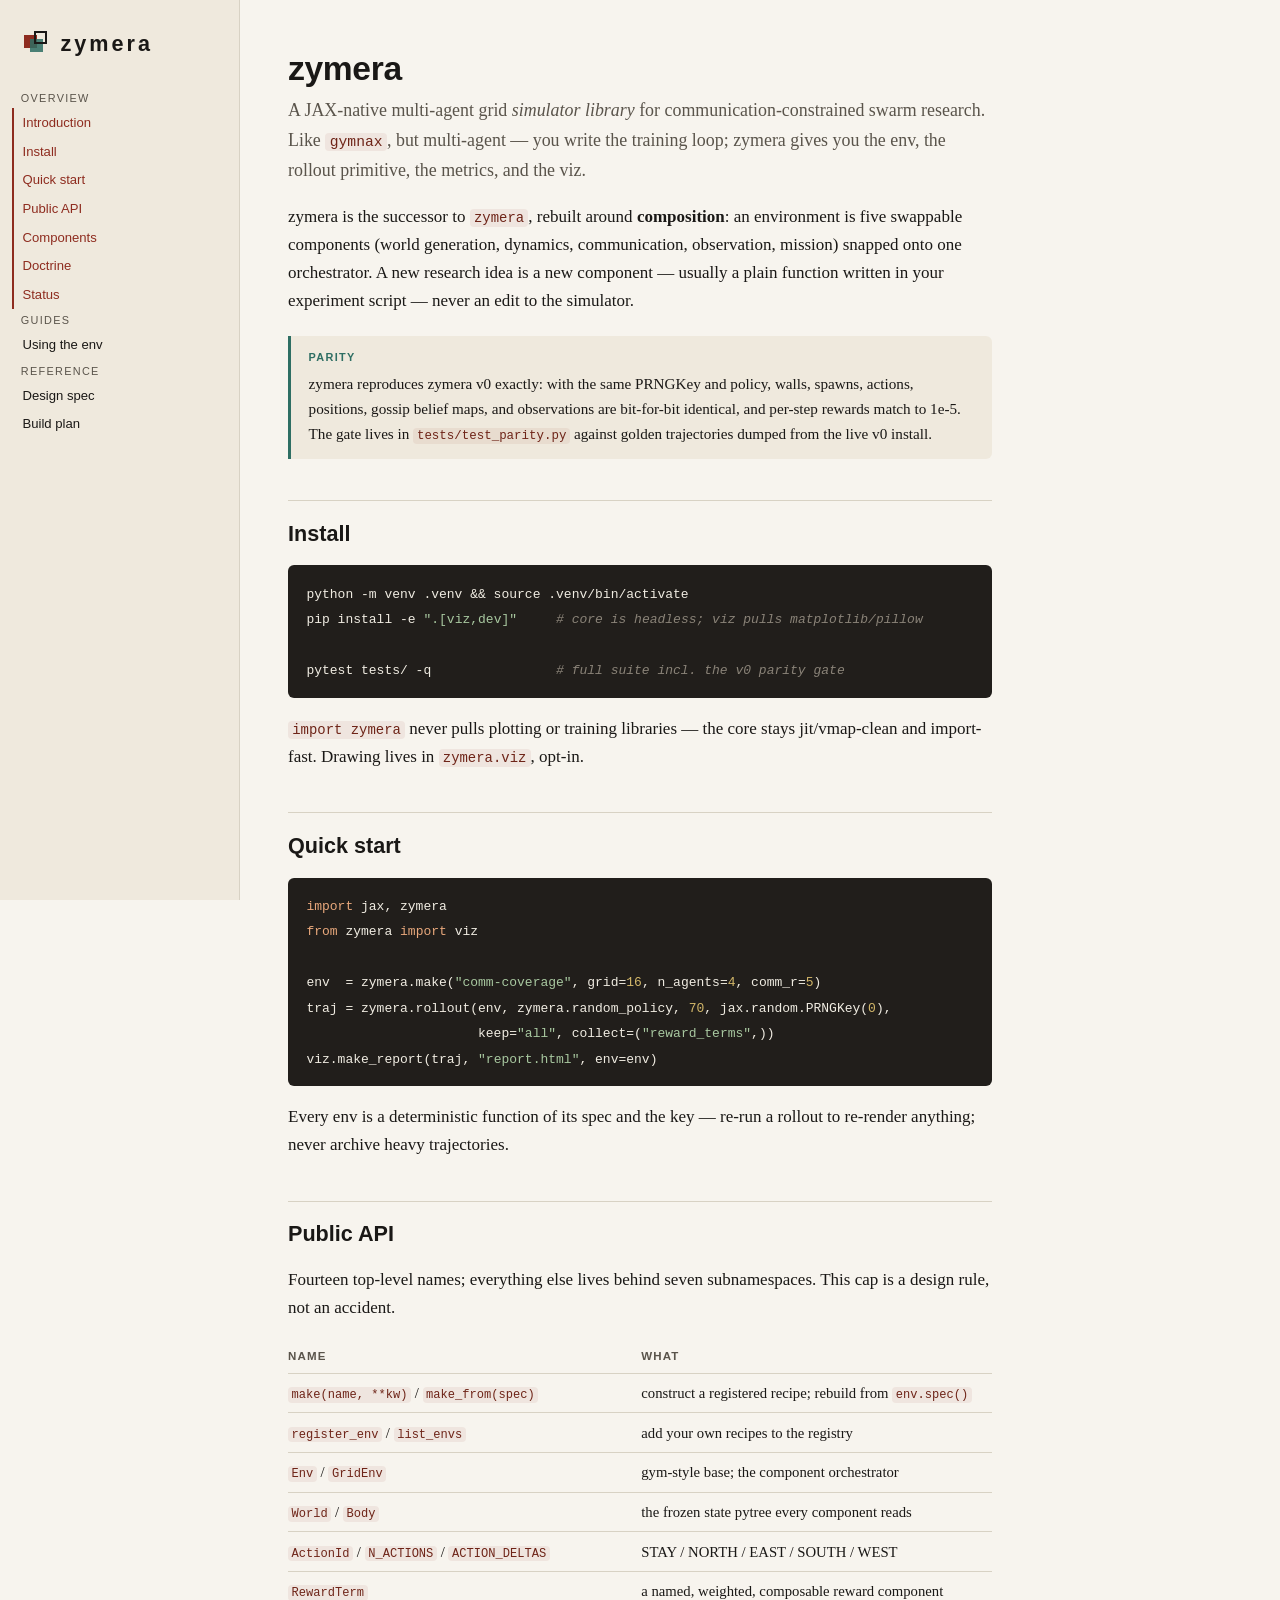
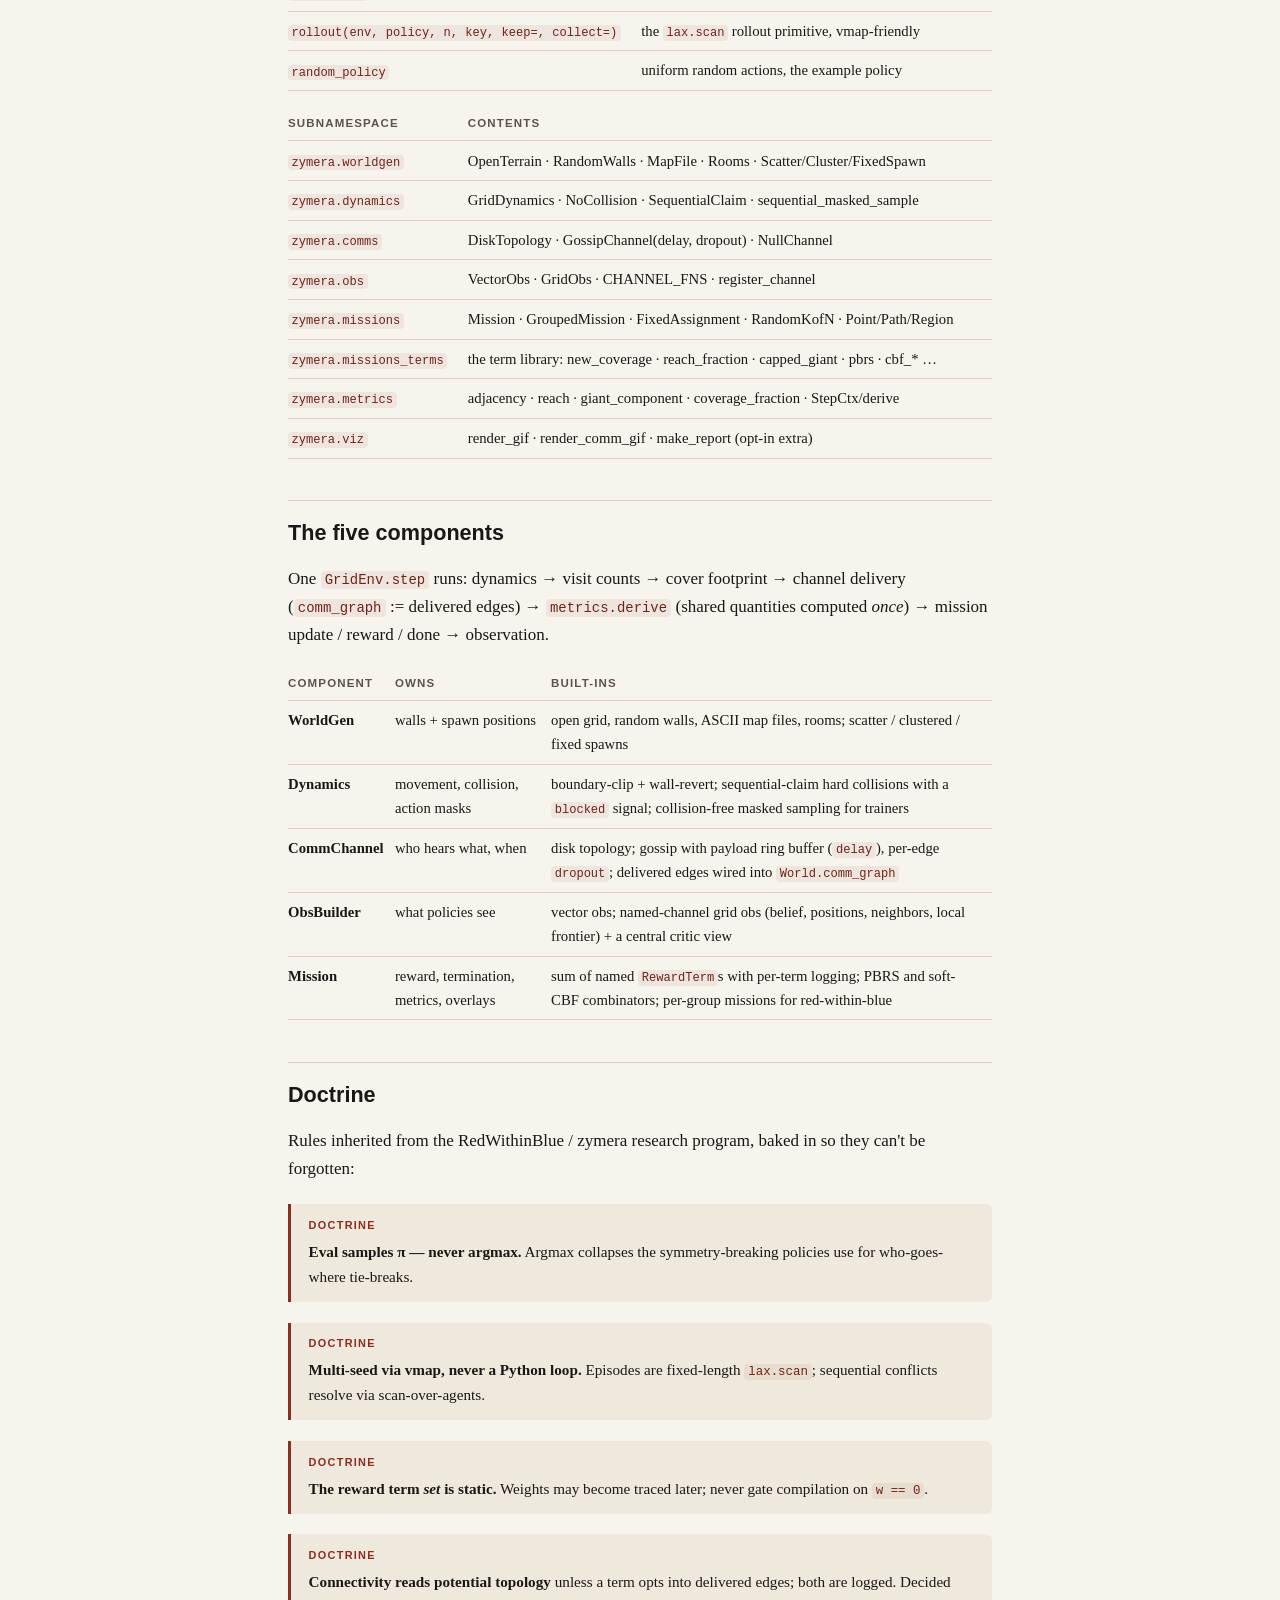
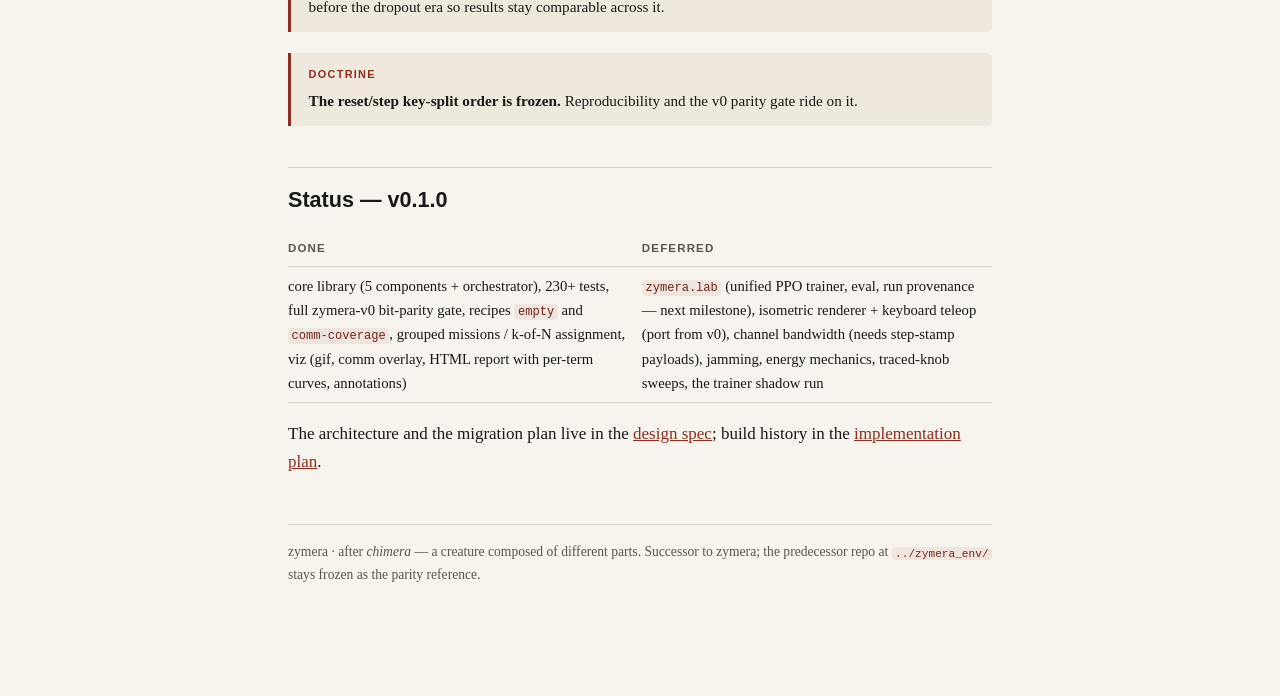
<file: docs/index.html>
<!DOCTYPE html>
<html lang="en">
<head>
<meta charset="utf-8">
<meta name="viewport" content="width=device-width, initial-scale=1">
<title>zymera — JAX-native multi-agent grid simulator</title>
<link rel="stylesheet" href="style.css">
<script src="docs.js" defer></script>
</head>
<body>

<aside class="sidebar">
  <a class="brand" href="index.html">
    <svg width="30" height="30" viewBox="0 0 30 30" aria-hidden="true">
      <rect x="3"  y="7" width="13" height="13" fill="#8e2c1f"/>
      <rect x="9"  y="11" width="13" height="13" fill="#2e6e63" opacity="0.85"/>
      <rect x="14" y="4" width="11" height="11" fill="none" stroke="#1a1816" stroke-width="2"/>
    </svg>
    <span class="name">zymera</span>
  </a>
  <nav>
    <span class="group">Overview</span>
    <a href="index.html">Introduction</a>
    <a href="index.html#install">Install</a>
    <a href="index.html#quickstart">Quick start</a>
    <a href="index.html#api">Public API</a>
    <a href="index.html#components">Components</a>
    <a href="index.html#doctrine">Doctrine</a>
    <a href="index.html#status">Status</a>
    <span class="group">Guides</span>
    <a href="tutorial-env.html">Using the env</a>
    <span class="group">Reference</span>
    <a href="specs/2026-06-11-zymera-design.md">Design spec</a>
    <a href="plans/2026-06-12-zymera-implementation.md">Build plan</a>
  </nav>
</aside>

<main>
<section>
  <h1>zymera</h1>
  <p class="lede">A JAX-native multi-agent grid <em>simulator library</em> for
  communication-constrained swarm research. Like <code>gymnax</code>, but
  multi-agent — you write the training loop; zymera gives you the env, the
  rollout primitive, the metrics, and the viz.</p>

  <p>zymera is the successor to <code>zymera</code>, rebuilt around
  <strong>composition</strong>: an environment is five swappable components
  (world generation, dynamics, communication, observation, mission) snapped
  onto one orchestrator. A new research idea is a new component — usually a
  plain function written in your experiment script — never an edit to the
  simulator.</p>

  <div class="parity"><span class="tag">Parity</span>
  zymera reproduces zymera&nbsp;v0 exactly: with the same PRNGKey and policy,
  walls, spawns, actions, positions, gossip belief maps, and observations are
  bit-for-bit identical, and per-step rewards match to 1e-5. The gate lives in
  <code>tests/test_parity.py</code> against golden trajectories dumped from the
  live v0 install.</div>
</section>

<section id="install">
  <h2>Install</h2>
  <pre><code>python -m venv .venv && source .venv/bin/activate
pip install -e ".[viz,dev]"     # core is headless; viz pulls matplotlib/pillow

pytest tests/ -q                # full suite incl. the v0 parity gate</code></pre>
  <p><code>import zymera</code> never pulls plotting or training libraries —
  the core stays jit/vmap-clean and import-fast. Drawing lives in
  <code>zymera.viz</code>, opt-in.</p>
</section>

<section id="quickstart">
  <h2>Quick start</h2>
  <pre><code>import jax, zymera
from zymera import viz

env  = zymera.make("comm-coverage", grid=16, n_agents=4, comm_r=5)
traj = zymera.rollout(env, zymera.random_policy, 70, jax.random.PRNGKey(0),
                      keep="all", collect=("reward_terms",))
viz.make_report(traj, "report.html", env=env)</code></pre>
  <p>Every env is a deterministic function of its spec and the key — re-run a
  rollout to re-render anything; never archive heavy trajectories.</p>
</section>

<section id="api">
  <h2>Public API</h2>
  <p>Fourteen top-level names; everything else lives behind seven
  subnamespaces. This cap is a design rule, not an accident.</p>
  <table>
    <tr><th>name</th><th>what</th></tr>
    <tr><td><code>make(name, **kw)</code> / <code>make_from(spec)</code></td>
        <td>construct a registered recipe; rebuild from <code>env.spec()</code></td></tr>
    <tr><td><code>register_env</code> / <code>list_envs</code></td>
        <td>add your own recipes to the registry</td></tr>
    <tr><td><code>Env</code> / <code>GridEnv</code></td>
        <td>gym-style base; the component orchestrator</td></tr>
    <tr><td><code>World</code> / <code>Body</code></td>
        <td>the frozen state pytree every component reads</td></tr>
    <tr><td><code>ActionId</code> / <code>N_ACTIONS</code> / <code>ACTION_DELTAS</code></td>
        <td>STAY / NORTH / EAST / SOUTH / WEST</td></tr>
    <tr><td><code>RewardTerm</code></td>
        <td>a named, weighted, composable reward component</td></tr>
    <tr><td><code>rollout(env, policy, n, key, keep=, collect=)</code></td>
        <td>the <code>lax.scan</code> rollout primitive, vmap-friendly</td></tr>
    <tr><td><code>random_policy</code></td>
        <td>uniform random actions, the example policy</td></tr>
  </table>
  <table>
    <tr><th>subnamespace</th><th>contents</th></tr>
    <tr><td><code>zymera.worldgen</code></td><td>OpenTerrain · RandomWalls · MapFile · Rooms · Scatter/Cluster/FixedSpawn</td></tr>
    <tr><td><code>zymera.dynamics</code></td><td>GridDynamics · NoCollision · SequentialClaim · sequential_masked_sample</td></tr>
    <tr><td><code>zymera.comms</code></td><td>DiskTopology · GossipChannel(delay, dropout) · NullChannel</td></tr>
    <tr><td><code>zymera.obs</code></td><td>VectorObs · GridObs · CHANNEL_FNS · register_channel</td></tr>
    <tr><td><code>zymera.missions</code></td><td>Mission · GroupedMission · FixedAssignment · RandomKofN · Point/Path/Region</td></tr>
    <tr><td><code>zymera.missions_terms</code></td><td>the term library: new_coverage · reach_fraction · capped_giant · pbrs · cbf_* …</td></tr>
    <tr><td><code>zymera.metrics</code></td><td>adjacency · reach · giant_component · coverage_fraction · StepCtx/derive</td></tr>
    <tr><td><code>zymera.viz</code></td><td>render_gif · render_comm_gif · make_report (opt-in extra)</td></tr>
  </table>
</section>

<section id="components">
  <h2>The five components</h2>
  <p>One <code>GridEnv.step</code> runs: dynamics → visit counts → cover
  footprint → channel delivery (<code>comm_graph</code> := delivered edges) →
  <code>metrics.derive</code> (shared quantities computed <em>once</em>) →
  mission update / reward / done → observation.</p>
  <table>
    <tr><th>component</th><th>owns</th><th>built-ins</th></tr>
    <tr><td><strong>WorldGen</strong></td><td>walls + spawn positions</td>
        <td>open grid, random walls, ASCII map files, rooms; scatter / clustered / fixed spawns</td></tr>
    <tr><td><strong>Dynamics</strong></td><td>movement, collision, action masks</td>
        <td>boundary-clip + wall-revert; sequential-claim hard collisions with a <code>blocked</code> signal; collision-free masked sampling for trainers</td></tr>
    <tr><td><strong>CommChannel</strong></td><td>who hears what, when</td>
        <td>disk topology; gossip with payload ring buffer (<code>delay</code>), per-edge <code>dropout</code>; delivered edges wired into <code>World.comm_graph</code></td></tr>
    <tr><td><strong>ObsBuilder</strong></td><td>what policies see</td>
        <td>vector obs; named-channel grid obs (belief, positions, neighbors, local frontier) + a central critic view</td></tr>
    <tr><td><strong>Mission</strong></td><td>reward, termination, metrics, overlays</td>
        <td>sum of named <code>RewardTerm</code>s with per-term logging; PBRS and soft-CBF combinators; per-group missions for red-within-blue</td></tr>
  </table>
</section>

<section id="doctrine">
  <h2>Doctrine</h2>
  <p>Rules inherited from the RedWithinBlue / zymera research program, baked in
  so they can't be forgotten:</p>
  <div class="doctrine"><span class="tag">Doctrine</span>
  <strong>Eval samples π — never argmax.</strong> Argmax collapses the
  symmetry-breaking policies use for who-goes-where tie-breaks.</div>
  <div class="doctrine"><span class="tag">Doctrine</span>
  <strong>Multi-seed via vmap, never a Python loop.</strong> Episodes are
  fixed-length <code>lax.scan</code>; sequential conflicts resolve via
  scan-over-agents.</div>
  <div class="doctrine"><span class="tag">Doctrine</span>
  <strong>The reward term <em>set</em> is static.</strong> Weights may become
  traced later; never gate compilation on <code>w == 0</code>.</div>
  <div class="doctrine"><span class="tag">Doctrine</span>
  <strong>Connectivity reads potential topology</strong> unless a term opts
  into delivered edges; both are logged. Decided before the dropout era so
  results stay comparable across it.</div>
  <div class="doctrine"><span class="tag">Doctrine</span>
  <strong>The reset/step key-split order is frozen.</strong> Reproducibility
  and the v0 parity gate ride on it.</div>
</section>

<section id="status">
  <h2>Status — v0.1.0</h2>
  <table>
    <tr><th>done</th><th>deferred</th></tr>
    <tr>
      <td>core library (5 components + orchestrator), 230+ tests, full zymera-v0
      bit-parity gate, recipes <code>empty</code> and <code>comm-coverage</code>,
      grouped missions / k-of-N assignment, viz (gif, comm overlay, HTML report
      with per-term curves, annotations)</td>
      <td><code>zymera.lab</code> (unified PPO trainer, eval, run provenance —
      next milestone), isometric renderer + keyboard teleop (port from v0),
      channel bandwidth (needs step-stamp payloads), jamming, energy mechanics,
      traced-knob sweeps, the trainer shadow run</td>
    </tr>
  </table>
  <p>The architecture and the migration plan live in the
  <a href="specs/2026-06-11-zymera-design.md">design spec</a>; build history in
  the <a href="plans/2026-06-12-zymera-implementation.md">implementation plan</a>.</p>
</section>

<p class="footnote">zymera · after <em>chimera</em> — a creature composed of
different parts. Successor to zymera; the predecessor repo at
<code>../zymera_env/</code> stays frozen as the parity reference.</p>
</main>
</body>
</html>
</file>
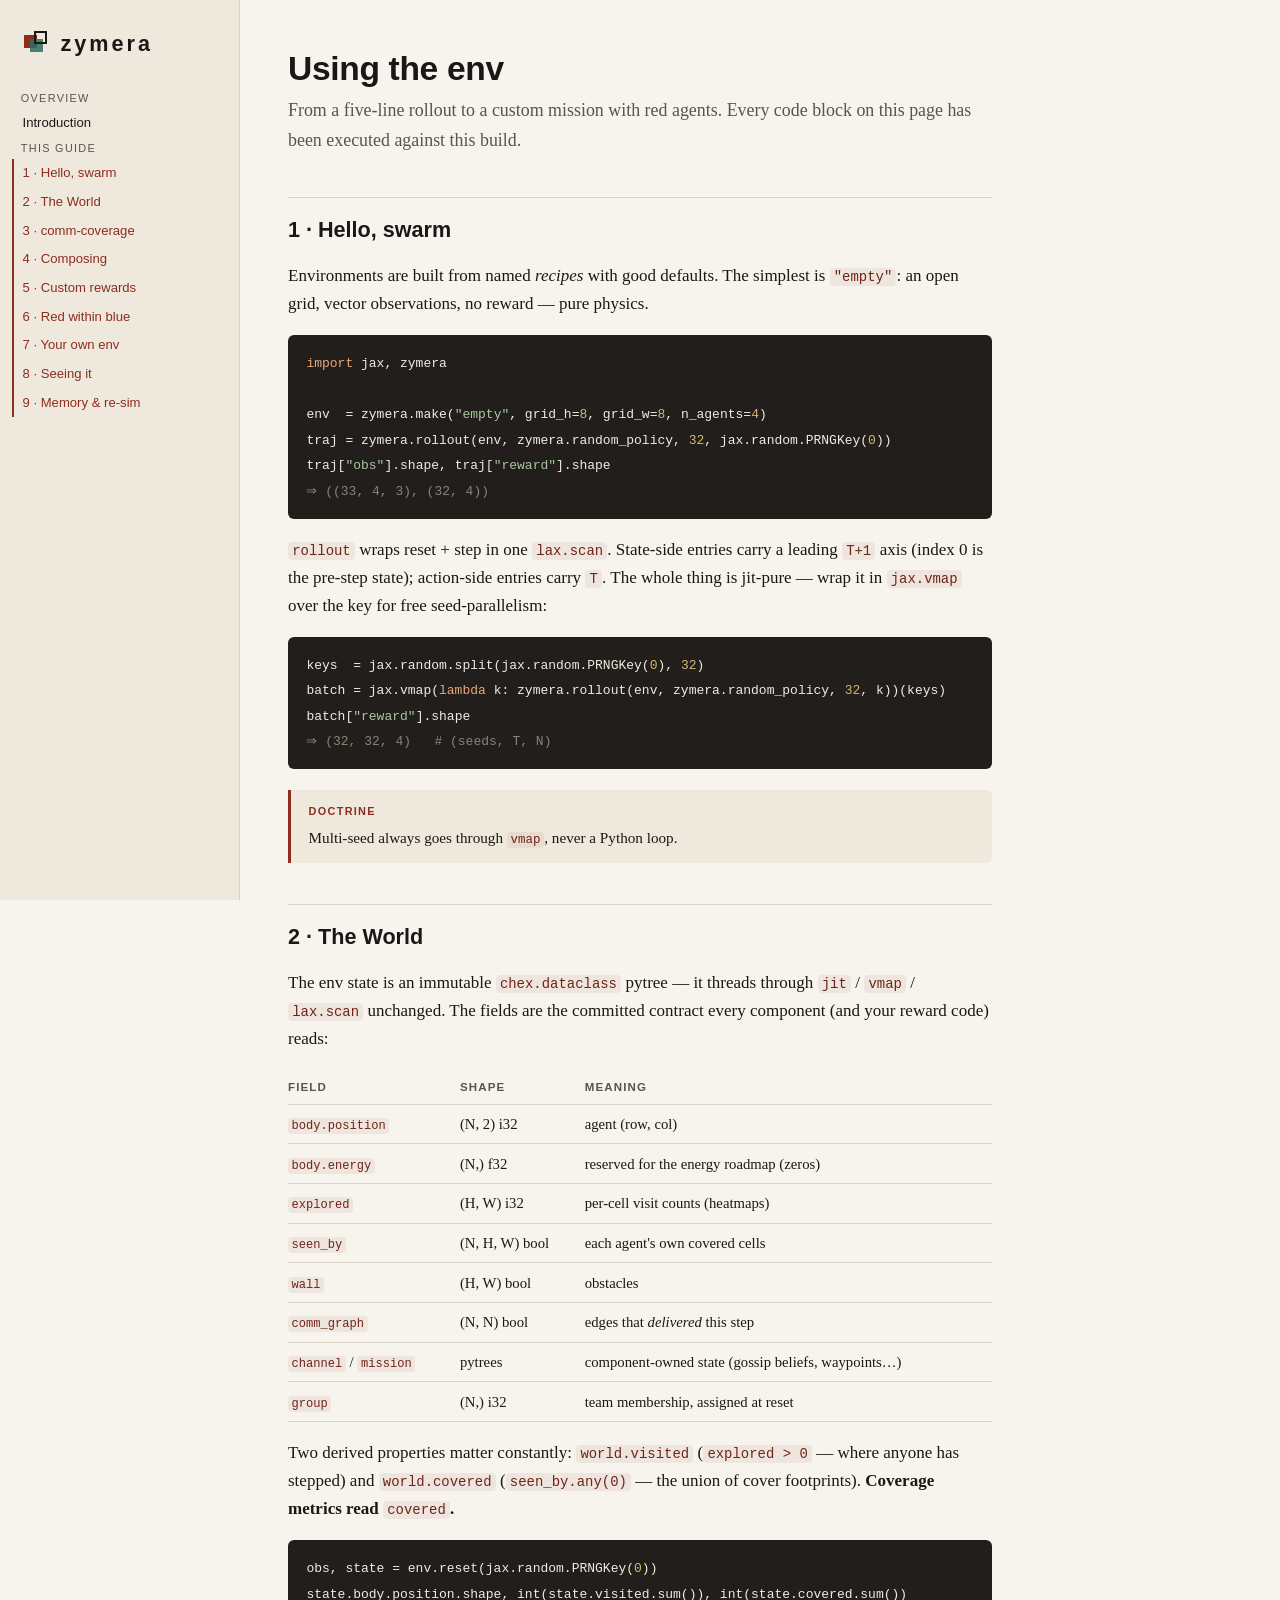
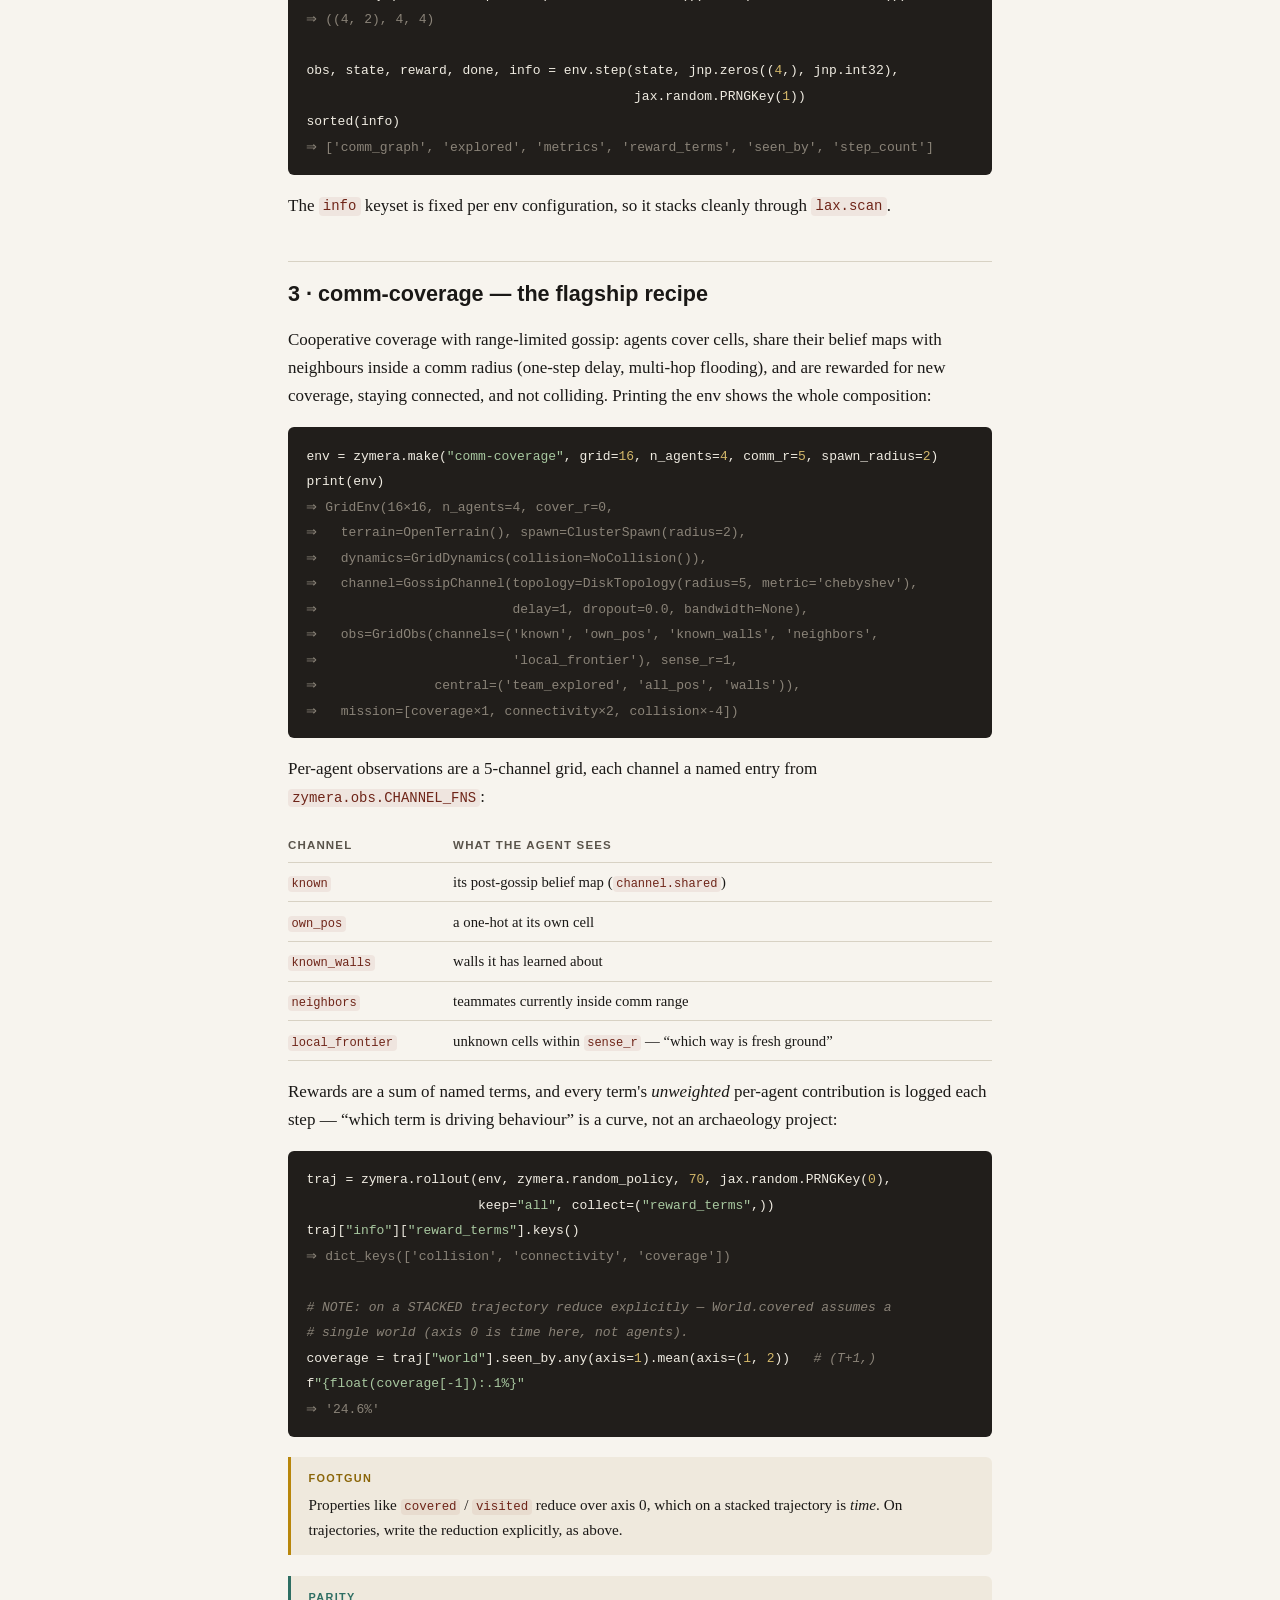
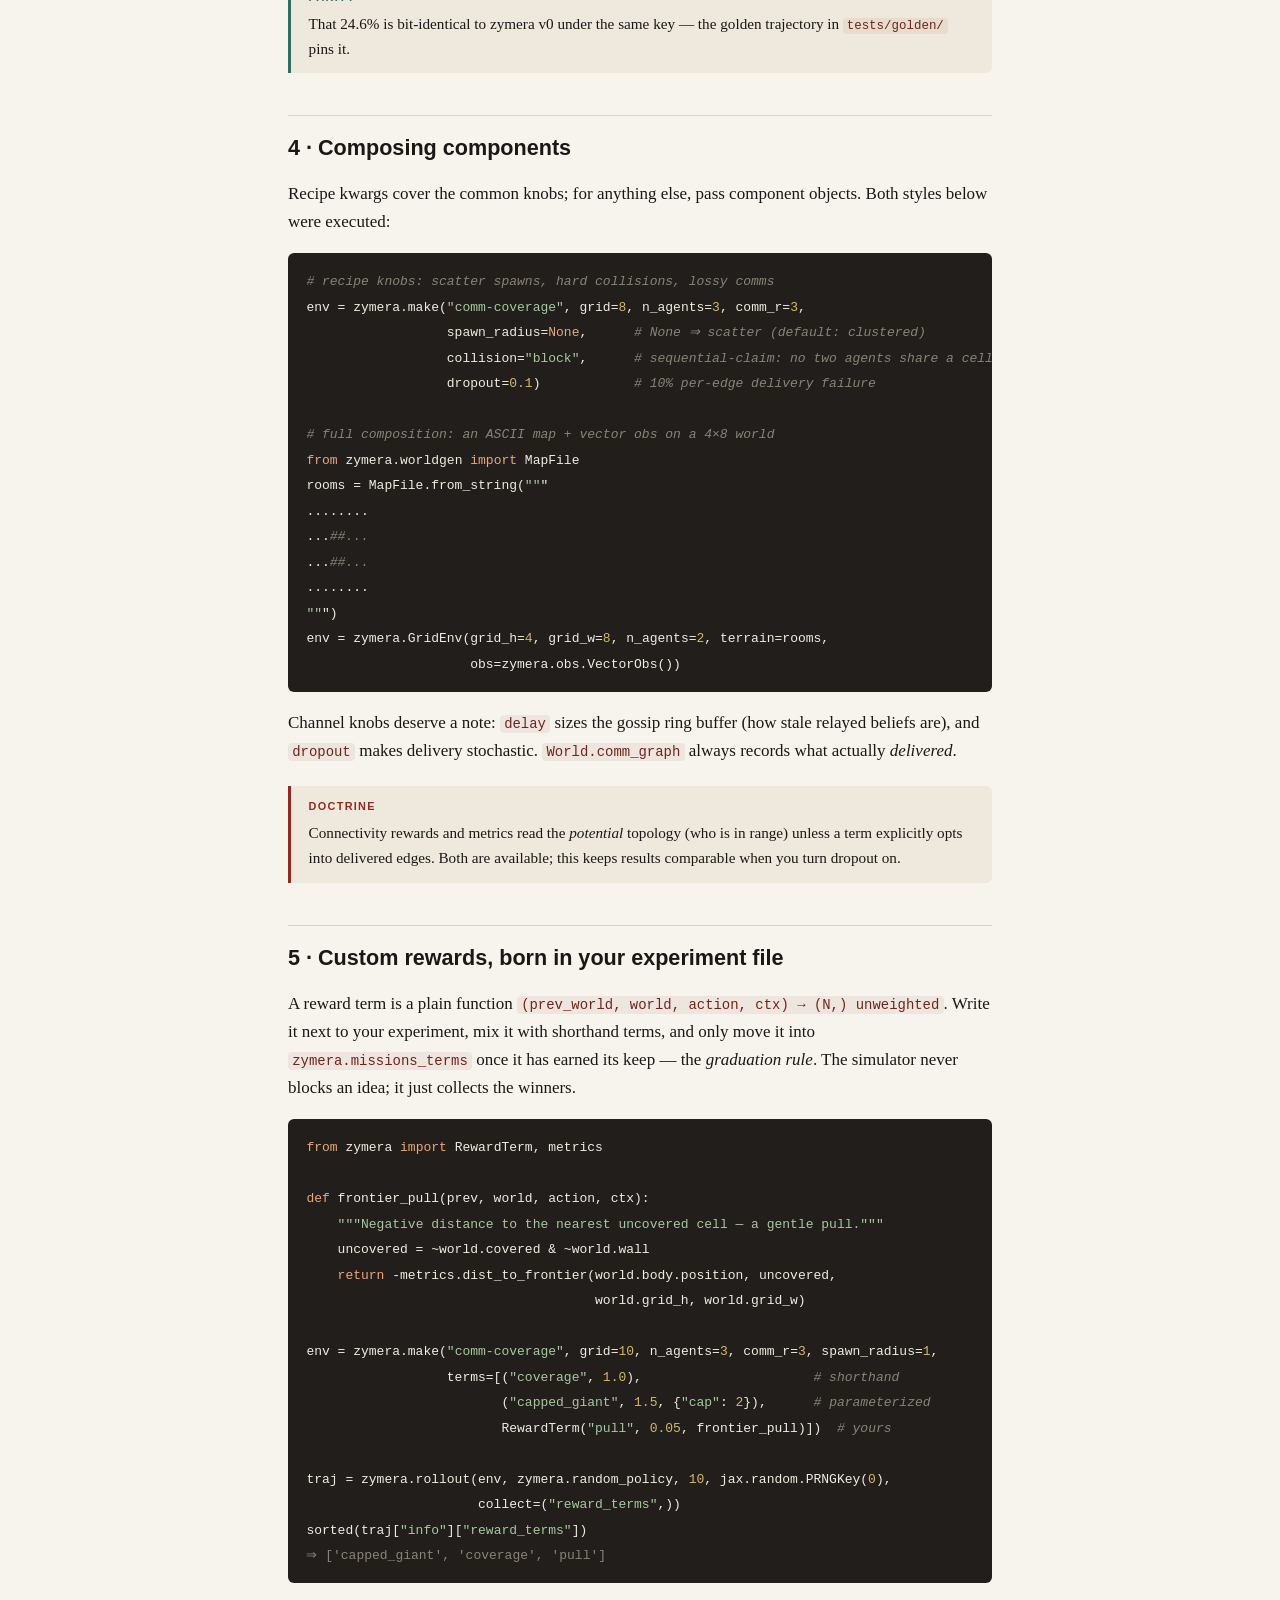
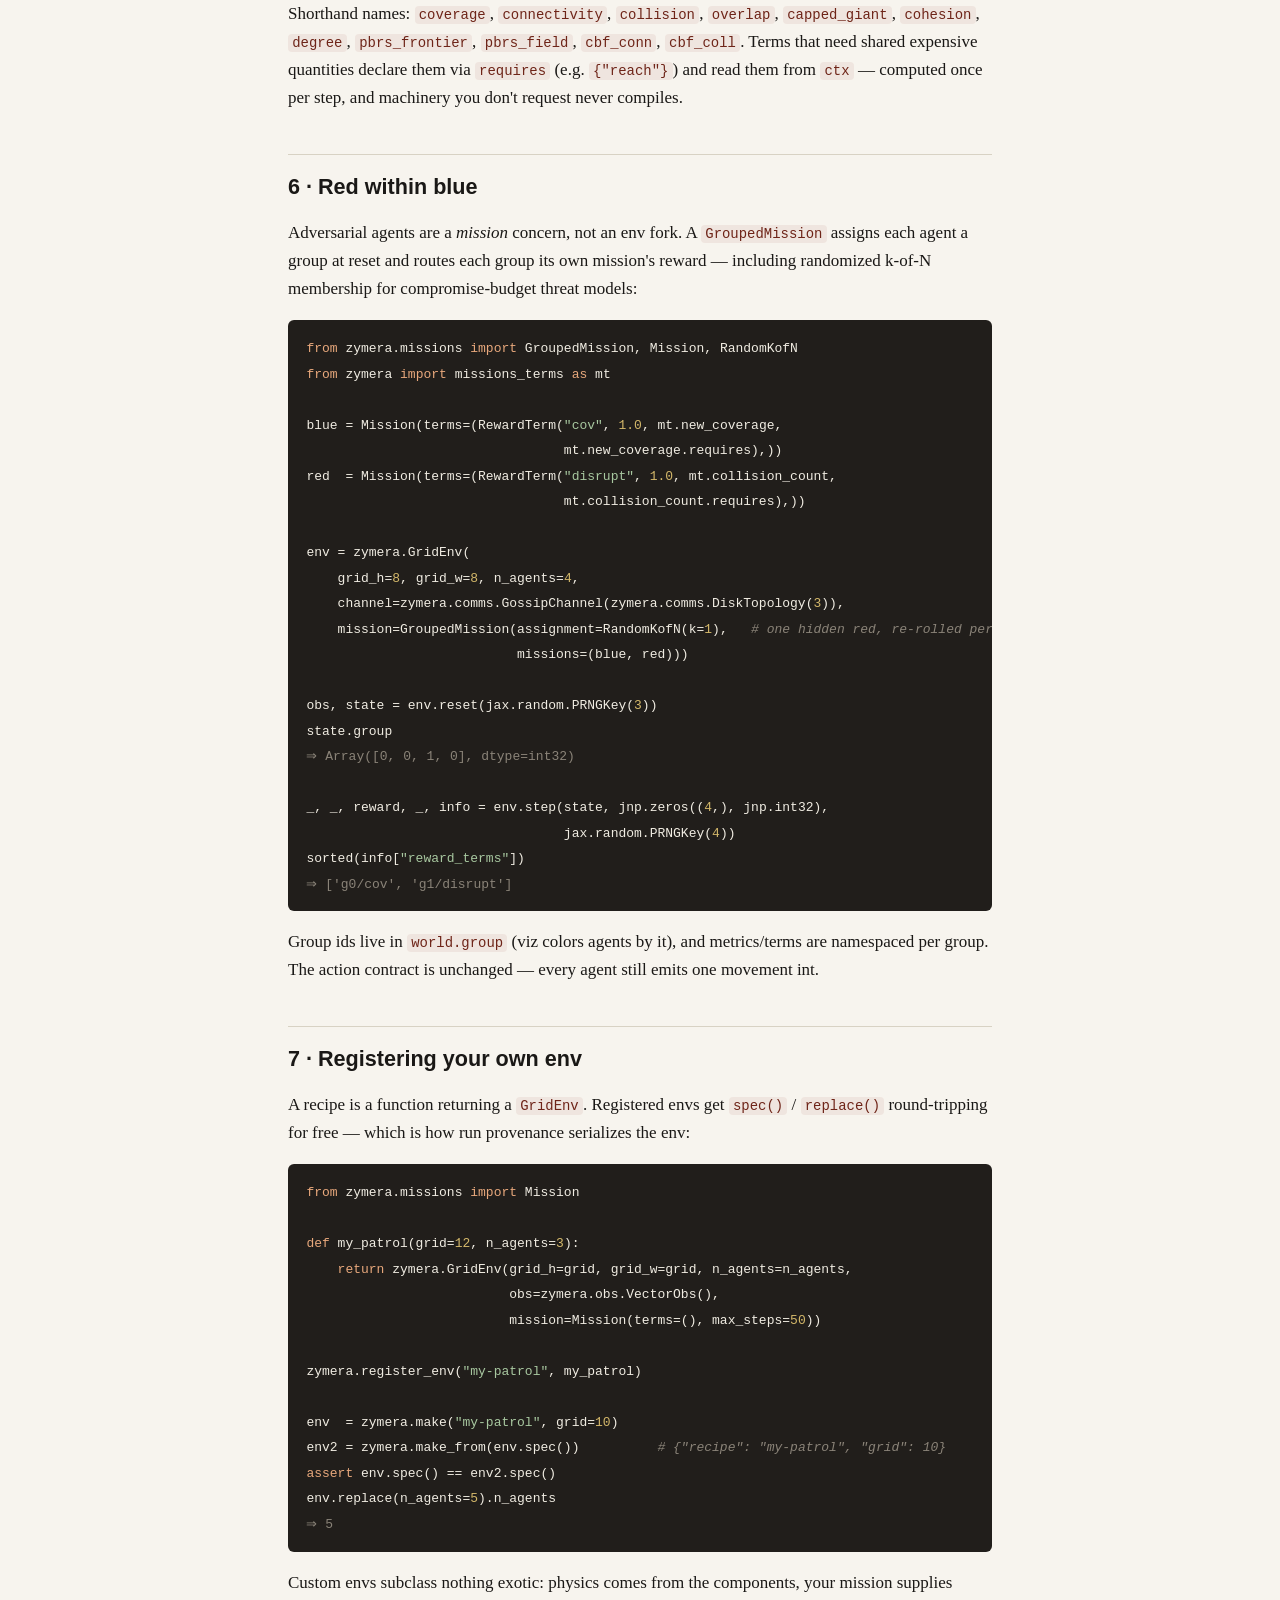
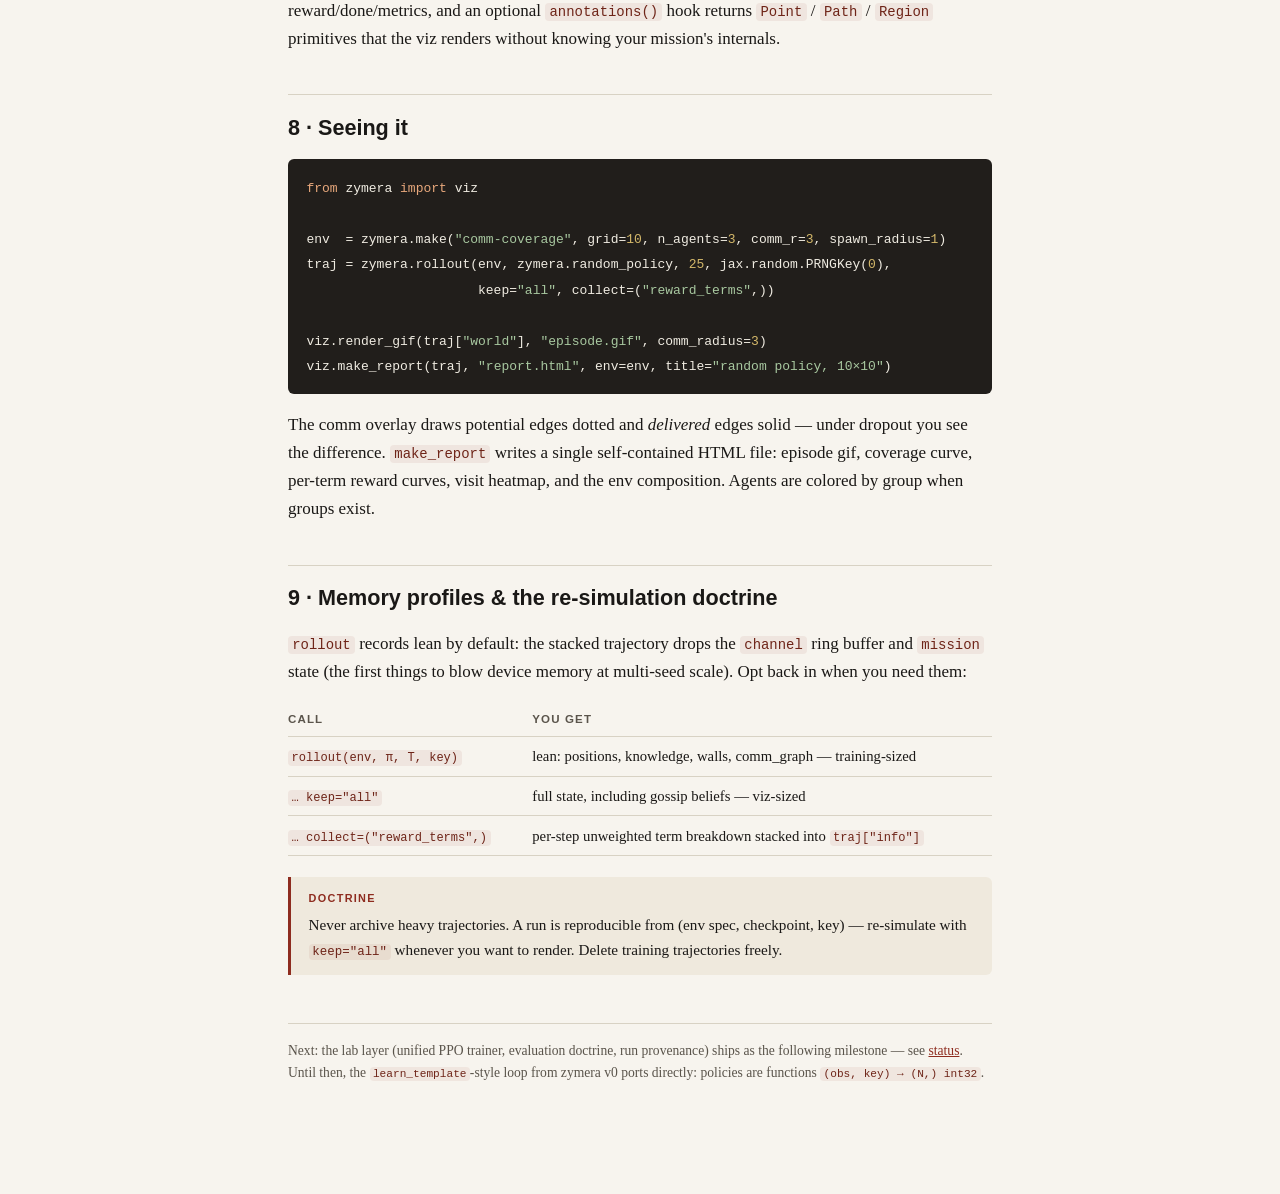
<file: docs/tutorial-env.html>
<!DOCTYPE html>
<html lang="en">
<head>
<meta charset="utf-8">
<meta name="viewport" content="width=device-width, initial-scale=1">
<title>Using the env — zymera</title>
<link rel="stylesheet" href="style.css">
<script src="docs.js" defer></script>
</head>
<body>

<aside class="sidebar">
  <a class="brand" href="index.html">
    <svg width="30" height="30" viewBox="0 0 30 30" aria-hidden="true">
      <rect x="3"  y="7" width="13" height="13" fill="#8e2c1f"/>
      <rect x="9"  y="11" width="13" height="13" fill="#2e6e63" opacity="0.85"/>
      <rect x="14" y="4" width="11" height="11" fill="none" stroke="#1a1816" stroke-width="2"/>
    </svg>
    <span class="name">zymera</span>
  </a>
  <nav>
    <span class="group">Overview</span>
    <a href="index.html">Introduction</a>
    <span class="group">This guide</span>
    <a href="tutorial-env.html#hello">1 · Hello, swarm</a>
    <a href="tutorial-env.html#world">2 · The World</a>
    <a href="tutorial-env.html#commcov">3 · comm-coverage</a>
    <a href="tutorial-env.html#compose">4 · Composing</a>
    <a href="tutorial-env.html#terms">5 · Custom rewards</a>
    <a href="tutorial-env.html#groups">6 · Red within blue</a>
    <a href="tutorial-env.html#register">7 · Your own env</a>
    <a href="tutorial-env.html#viz">8 · Seeing it</a>
    <a href="tutorial-env.html#memory">9 · Memory &amp; re-sim</a>
  </nav>
</aside>

<main>
<section>
  <h1>Using the env</h1>
  <p class="lede">From a five-line rollout to a custom mission with red agents.
  Every code block on this page has been executed against this build.</p>
</section>

<section id="hello">
  <h2>1 · Hello, swarm</h2>
  <p>Environments are built from named <em>recipes</em> with good defaults.
  The simplest is <code>"empty"</code>: an open grid, vector observations, no
  reward — pure physics.</p>
  <pre><code>import jax, zymera

env  = zymera.make("empty", grid_h=8, grid_w=8, n_agents=4)
traj = zymera.rollout(env, zymera.random_policy, 32, jax.random.PRNGKey(0))
traj["obs"].shape, traj["reward"].shape
⇒ ((33, 4, 3), (32, 4))</code></pre>
  <p><code>rollout</code> wraps reset + step in one <code>lax.scan</code>.
  State-side entries carry a leading <code>T+1</code> axis (index 0 is the
  pre-step state); action-side entries carry <code>T</code>. The whole thing
  is jit-pure — wrap it in <code>jax.vmap</code> over the key for free
  seed-parallelism:</p>
  <pre><code>keys  = jax.random.split(jax.random.PRNGKey(0), 32)
batch = jax.vmap(lambda k: zymera.rollout(env, zymera.random_policy, 32, k))(keys)
batch["reward"].shape
⇒ (32, 32, 4)   # (seeds, T, N)</code></pre>
  <div class="doctrine"><span class="tag">Doctrine</span>
  Multi-seed always goes through <code>vmap</code>, never a Python loop.</div>
</section>

<section id="world">
  <h2>2 · The World</h2>
  <p>The env state is an immutable <code>chex.dataclass</code> pytree — it
  threads through <code>jit</code> / <code>vmap</code> / <code>lax.scan</code>
  unchanged. The fields are the committed contract every component (and your
  reward code) reads:</p>
  <table>
    <tr><th>field</th><th>shape</th><th>meaning</th></tr>
    <tr><td><code>body.position</code></td><td>(N, 2) i32</td><td>agent (row, col)</td></tr>
    <tr><td><code>body.energy</code></td><td>(N,) f32</td><td>reserved for the energy roadmap (zeros)</td></tr>
    <tr><td><code>explored</code></td><td>(H, W) i32</td><td>per-cell visit counts (heatmaps)</td></tr>
    <tr><td><code>seen_by</code></td><td>(N, H, W) bool</td><td>each agent's own covered cells</td></tr>
    <tr><td><code>wall</code></td><td>(H, W) bool</td><td>obstacles</td></tr>
    <tr><td><code>comm_graph</code></td><td>(N, N) bool</td><td>edges that <em>delivered</em> this step</td></tr>
    <tr><td><code>channel</code> / <code>mission</code></td><td>pytrees</td><td>component-owned state (gossip beliefs, waypoints…)</td></tr>
    <tr><td><code>group</code></td><td>(N,) i32</td><td>team membership, assigned at reset</td></tr>
  </table>
  <p>Two derived properties matter constantly: <code>world.visited</code>
  (<code>explored &gt; 0</code> — where anyone has stepped) and
  <code>world.covered</code> (<code>seen_by.any(0)</code> — the union of cover
  footprints). <strong>Coverage metrics read <code>covered</code>.</strong></p>
  <pre><code>obs, state = env.reset(jax.random.PRNGKey(0))
state.body.position.shape, int(state.visited.sum()), int(state.covered.sum())
⇒ ((4, 2), 4, 4)

obs, state, reward, done, info = env.step(state, jnp.zeros((4,), jnp.int32),
                                          jax.random.PRNGKey(1))
sorted(info)
⇒ ['comm_graph', 'explored', 'metrics', 'reward_terms', 'seen_by', 'step_count']</code></pre>
  <p>The <code>info</code> keyset is fixed per env configuration, so it stacks
  cleanly through <code>lax.scan</code>.</p>
</section>

<section id="commcov">
  <h2>3 · comm-coverage — the flagship recipe</h2>
  <p>Cooperative coverage with range-limited gossip: agents cover cells, share
  their belief maps with neighbours inside a comm radius (one-step delay,
  multi-hop flooding), and are rewarded for new coverage, staying connected,
  and not colliding. Printing the env shows the whole composition:</p>
  <pre><code>env = zymera.make("comm-coverage", grid=16, n_agents=4, comm_r=5, spawn_radius=2)
print(env)
⇒ GridEnv(16×16, n_agents=4, cover_r=0,
⇒   terrain=OpenTerrain(), spawn=ClusterSpawn(radius=2),
⇒   dynamics=GridDynamics(collision=NoCollision()),
⇒   channel=GossipChannel(topology=DiskTopology(radius=5, metric='chebyshev'),
⇒                         delay=1, dropout=0.0, bandwidth=None),
⇒   obs=GridObs(channels=('known', 'own_pos', 'known_walls', 'neighbors',
⇒                         'local_frontier'), sense_r=1,
⇒               central=('team_explored', 'all_pos', 'walls')),
⇒   mission=[coverage×1, connectivity×2, collision×-4])</code></pre>
  <p>Per-agent observations are a 5-channel grid, each channel a named entry
  from <code>zymera.obs.CHANNEL_FNS</code>:</p>
  <table>
    <tr><th>channel</th><th>what the agent sees</th></tr>
    <tr><td><code>known</code></td><td>its post-gossip belief map (<code>channel.shared</code>)</td></tr>
    <tr><td><code>own_pos</code></td><td>a one-hot at its own cell</td></tr>
    <tr><td><code>known_walls</code></td><td>walls it has learned about</td></tr>
    <tr><td><code>neighbors</code></td><td>teammates currently inside comm range</td></tr>
    <tr><td><code>local_frontier</code></td><td>unknown cells within <code>sense_r</code> — “which way is fresh ground”</td></tr>
  </table>
  <p>Rewards are a sum of named terms, and every term's <em>unweighted</em>
  per-agent contribution is logged each step — “which term is driving
  behaviour” is a curve, not an archaeology project:</p>
  <pre><code>traj = zymera.rollout(env, zymera.random_policy, 70, jax.random.PRNGKey(0),
                      keep="all", collect=("reward_terms",))
traj["info"]["reward_terms"].keys()
⇒ dict_keys(['collision', 'connectivity', 'coverage'])

# NOTE: on a STACKED trajectory reduce explicitly — World.covered assumes a
# single world (axis 0 is time here, not agents).
coverage = traj["world"].seen_by.any(axis=1).mean(axis=(1, 2))   # (T+1,)
f"{float(coverage[-1]):.1%}"
⇒ '24.6%'</code></pre>
  <div class="warn"><span class="tag">Footgun</span>
  Properties like <code>covered</code> / <code>visited</code> reduce over axis
  0, which on a stacked trajectory is <em>time</em>. On trajectories, write the
  reduction explicitly, as above.</div>
  <div class="parity"><span class="tag">Parity</span>
  That 24.6% is bit-identical to zymera v0 under the same key — the golden
  trajectory in <code>tests/golden/</code> pins it.</div>
</section>

<section id="compose">
  <h2>4 · Composing components</h2>
  <p>Recipe kwargs cover the common knobs; for anything else, pass component
  objects. Both styles below were executed:</p>
  <pre><code># recipe knobs: scatter spawns, hard collisions, lossy comms
env = zymera.make("comm-coverage", grid=8, n_agents=3, comm_r=3,
                  spawn_radius=None,      # None ⇒ scatter (default: clustered)
                  collision="block",      # sequential-claim: no two agents share a cell
                  dropout=0.1)            # 10% per-edge delivery failure

# full composition: an ASCII map + vector obs on a 4×8 world
from zymera.worldgen import MapFile
rooms = MapFile.from_string("""
........
...##...
...##...
........
""")
env = zymera.GridEnv(grid_h=4, grid_w=8, n_agents=2, terrain=rooms,
                     obs=zymera.obs.VectorObs())</code></pre>
  <p>Channel knobs deserve a note: <code>delay</code> sizes the gossip ring
  buffer (how stale relayed beliefs are), and <code>dropout</code> makes
  delivery stochastic. <code>World.comm_graph</code> always records what
  actually <em>delivered</em>.</p>
  <div class="doctrine"><span class="tag">Doctrine</span>
  Connectivity rewards and metrics read the <em>potential</em> topology
  (who is in range) unless a term explicitly opts into delivered edges. Both
  are available; this keeps results comparable when you turn dropout on.</div>
</section>

<section id="terms">
  <h2>5 · Custom rewards, born in your experiment file</h2>
  <p>A reward term is a plain function
  <code>(prev_world, world, action, ctx) → (N,) unweighted</code>. Write it
  next to your experiment, mix it with shorthand terms, and only move it into
  <code>zymera.missions_terms</code> once it has earned its keep — the
  <em>graduation rule</em>. The simulator never blocks an idea; it just
  collects the winners.</p>
  <pre><code>from zymera import RewardTerm, metrics

def frontier_pull(prev, world, action, ctx):
    """Negative distance to the nearest uncovered cell — a gentle pull."""
    uncovered = ~world.covered & ~world.wall
    return -metrics.dist_to_frontier(world.body.position, uncovered,
                                     world.grid_h, world.grid_w)

env = zymera.make("comm-coverage", grid=10, n_agents=3, comm_r=3, spawn_radius=1,
                  terms=[("coverage", 1.0),                      # shorthand
                         ("capped_giant", 1.5, {"cap": 2}),      # parameterized
                         RewardTerm("pull", 0.05, frontier_pull)])  # yours

traj = zymera.rollout(env, zymera.random_policy, 10, jax.random.PRNGKey(0),
                      collect=("reward_terms",))
sorted(traj["info"]["reward_terms"])
⇒ ['capped_giant', 'coverage', 'pull']</code></pre>
  <p>Shorthand names: <code>coverage</code>, <code>connectivity</code>,
  <code>collision</code>, <code>overlap</code>, <code>capped_giant</code>,
  <code>cohesion</code>, <code>degree</code>, <code>pbrs_frontier</code>,
  <code>pbrs_field</code>, <code>cbf_conn</code>, <code>cbf_coll</code>.
  Terms that need shared expensive quantities declare them via
  <code>requires</code> (e.g. <code>{"reach"}</code>) and read them from
  <code>ctx</code> — computed once per step, and machinery you don't request
  never compiles.</p>
</section>

<section id="groups">
  <h2>6 · Red within blue</h2>
  <p>Adversarial agents are a <em>mission</em> concern, not an env fork. A
  <code>GroupedMission</code> assigns each agent a group at reset and routes
  each group its own mission's reward — including randomized k-of-N membership
  for compromise-budget threat models:</p>
  <pre><code>from zymera.missions import GroupedMission, Mission, RandomKofN
from zymera import missions_terms as mt

blue = Mission(terms=(RewardTerm("cov", 1.0, mt.new_coverage,
                                 mt.new_coverage.requires),))
red  = Mission(terms=(RewardTerm("disrupt", 1.0, mt.collision_count,
                                 mt.collision_count.requires),))

env = zymera.GridEnv(
    grid_h=8, grid_w=8, n_agents=4,
    channel=zymera.comms.GossipChannel(zymera.comms.DiskTopology(3)),
    mission=GroupedMission(assignment=RandomKofN(k=1),   # one hidden red, re-rolled per reset
                           missions=(blue, red)))

obs, state = env.reset(jax.random.PRNGKey(3))
state.group
⇒ Array([0, 0, 1, 0], dtype=int32)

_, _, reward, _, info = env.step(state, jnp.zeros((4,), jnp.int32),
                                 jax.random.PRNGKey(4))
sorted(info["reward_terms"])
⇒ ['g0/cov', 'g1/disrupt']</code></pre>
  <p>Group ids live in <code>world.group</code> (viz colors agents by it), and
  metrics/terms are namespaced per group. The action contract is unchanged —
  every agent still emits one movement int.</p>
</section>

<section id="register">
  <h2>7 · Registering your own env</h2>
  <p>A recipe is a function returning a <code>GridEnv</code>. Registered envs
  get <code>spec()</code> / <code>replace()</code> round-tripping for free —
  which is how run provenance serializes the env:</p>
  <pre><code>from zymera.missions import Mission

def my_patrol(grid=12, n_agents=3):
    return zymera.GridEnv(grid_h=grid, grid_w=grid, n_agents=n_agents,
                          obs=zymera.obs.VectorObs(),
                          mission=Mission(terms=(), max_steps=50))

zymera.register_env("my-patrol", my_patrol)

env  = zymera.make("my-patrol", grid=10)
env2 = zymera.make_from(env.spec())          # {"recipe": "my-patrol", "grid": 10}
assert env.spec() == env2.spec()
env.replace(n_agents=5).n_agents
⇒ 5</code></pre>
  <p>Custom envs subclass nothing exotic: physics comes from the components,
  your mission supplies reward/done/metrics, and an optional
  <code>annotations()</code> hook returns <code>Point</code> /
  <code>Path</code> / <code>Region</code> primitives that the viz renders
  without knowing your mission's internals.</p>
</section>

<section id="viz">
  <h2>8 · Seeing it</h2>
  <pre><code>from zymera import viz

env  = zymera.make("comm-coverage", grid=10, n_agents=3, comm_r=3, spawn_radius=1)
traj = zymera.rollout(env, zymera.random_policy, 25, jax.random.PRNGKey(0),
                      keep="all", collect=("reward_terms",))

viz.render_gif(traj["world"], "episode.gif", comm_radius=3)
viz.make_report(traj, "report.html", env=env, title="random policy, 10×10")</code></pre>
  <p>The comm overlay draws potential edges dotted and <em>delivered</em> edges
  solid — under dropout you see the difference. <code>make_report</code> writes
  a single self-contained HTML file: episode gif, coverage curve, per-term
  reward curves, visit heatmap, and the env composition. Agents are colored by
  group when groups exist.</p>
</section>

<section id="memory">
  <h2>9 · Memory profiles &amp; the re-simulation doctrine</h2>
  <p><code>rollout</code> records lean by default: the stacked trajectory drops
  the <code>channel</code> ring buffer and <code>mission</code> state (the
  first things to blow device memory at multi-seed scale). Opt back in when
  you need them:</p>
  <table>
    <tr><th>call</th><th>you get</th></tr>
    <tr><td><code>rollout(env, π, T, key)</code></td>
        <td>lean: positions, knowledge, walls, comm_graph — training-sized</td></tr>
    <tr><td><code>… keep="all"</code></td><td>full state, including gossip beliefs — viz-sized</td></tr>
    <tr><td><code>… collect=("reward_terms",)</code></td><td>per-step unweighted term breakdown stacked into <code>traj["info"]</code></td></tr>
  </table>
  <div class="doctrine"><span class="tag">Doctrine</span>
  Never archive heavy trajectories. A run is reproducible from
  (env spec, checkpoint, key) — re-simulate with <code>keep="all"</code>
  whenever you want to render. Delete training trajectories freely.</div>
</section>

<p class="footnote">Next: the lab layer (unified PPO trainer, evaluation
doctrine, run provenance) ships as the following milestone — see
<a href="index.html#status">status</a>. Until then, the
<code>learn_template</code>-style loop from zymera v0 ports directly: policies
are functions <code>(obs, key) → (N,) int32</code>.</p>
</main>
</body>
</html>
</file>
<file: docs/style.css>
/* zymera docs — technical-editorial. Self-contained: no CDN, no web fonts. */

:root {
  --paper: #f7f4ee;
  --paper-deep: #efe9dd;
  --ink: #1a1816;
  --ink-soft: #5a544b;
  --ox: #8e2c1f;          /* oxblood — links, accents, doctrine */
  --teal: #2e6e63;        /* parity / success */
  --code-bg: #211e1b;
  --code-ink: #f0ece2;
  --rule: #d8d2c4;
  --serif: Charter, 'Iowan Old Style', Georgia, 'Times New Roman', serif;
  --display: 'Avenir Next', Avenir, 'Helvetica Neue', Helvetica, sans-serif;
  --mono: 'SF Mono', Menlo, Consolas, monospace;
}

* { box-sizing: border-box; }

body {
  margin: 0;
  background: var(--paper);
  color: var(--ink);
  font: 17px/1.65 var(--serif);
}

/* ---- layout ---- */
.sidebar {
  position: fixed; top: 0; left: 0; bottom: 0; width: 240px;
  background: var(--paper-deep);
  border-right: 1px solid var(--rule);
  padding: 1.6rem 1.3rem;
  overflow-y: auto;
}
main {
  margin-left: 240px;
  padding: 3rem 3rem 6rem;
  max-width: 50rem;
}
@media (max-width: 860px) {
  .sidebar { position: static; width: auto; border-right: 0;
             border-bottom: 1px solid var(--rule); }
  main { margin-left: 0; padding: 1.5rem; }
}

/* ---- brand ---- */
.brand { display: flex; align-items: center; gap: .6rem; margin-bottom: 1.6rem;
         text-decoration: none; color: var(--ink); }
.brand svg { flex: none; }
.brand .name {
  font-family: var(--display); font-weight: 600; font-size: 1.35rem;
  letter-spacing: .14em; text-transform: lowercase;
}

/* ---- nav ---- */
.sidebar nav { font-family: var(--display); font-size: .82rem; }
.sidebar nav .group { margin: 1.1rem 0 .3rem; color: var(--ink-soft);
  text-transform: uppercase; letter-spacing: .12em; font-size: .68rem; }
.sidebar nav a { display: block; padding: .22rem 0; color: var(--ink);
  text-decoration: none; border-left: 2px solid transparent; padding-left: .55rem;
  margin-left: -.57rem; }
.sidebar nav a:hover { color: var(--ox); }
.sidebar nav a.active { color: var(--ox); border-left-color: var(--ox); }

/* ---- typography ---- */
h1, h2, h3 { font-family: var(--display); font-weight: 600; line-height: 1.25; }
h1 { font-size: 2.1rem; letter-spacing: -.01em; margin: 0 0 .4rem; }
h1 + .lede { font-size: 1.12rem; color: var(--ink-soft); margin-top: 0; }
h2 { font-size: 1.35rem; margin-top: 2.6rem; padding-top: 1.2rem;
     border-top: 1px solid var(--rule); }
h3 { font-size: 1.05rem; margin-top: 1.8rem; }
a { color: var(--ox); }
hr { border: 0; border-top: 1px solid var(--rule); margin: 2.4rem 0; }

/* ---- code ---- */
code {
  font: .82em var(--mono);
  background: rgba(142, 44, 31, .07);
  color: #6e2418;
  padding: .08em .3em; border-radius: 4px;
}
pre {
  background: var(--code-bg); color: var(--code-ink);
  padding: .95rem 1.15rem; border-radius: 6px;
  overflow-x: auto; line-height: 1.5;
}
pre code { background: none; color: inherit; padding: 0; font-size: 13px; }
.tok-kw { color: #e8a87c; }
.tok-str { color: #a8c8a0; }
.tok-com { color: #8a8378; font-style: italic; }
.tok-num { color: #d4b86a; }
.tok-out { color: #8a8378; }   /* printed output lines, marked with ⇒ */

/* ---- tables ---- */
table { border-collapse: collapse; width: 100%; font-size: .92rem; margin: 1rem 0; }
th { font-family: var(--display); font-size: .72rem; text-transform: uppercase;
     letter-spacing: .1em; text-align: left; color: var(--ink-soft); }
th, td { padding: .45rem .7rem .45rem 0; border-bottom: 1px solid var(--rule);
         vertical-align: top; }
td code { white-space: nowrap; }

/* ---- callouts ---- */
.doctrine, .parity, .warn {
  margin: 1.3rem 0; padding: .8rem 1.1rem; border-radius: 0 6px 6px 0;
  font-size: .95rem; background: var(--paper-deep);
}
.doctrine { border-left: 3px solid var(--ox); }
.parity   { border-left: 3px solid var(--teal); }
.warn     { border-left: 3px solid #b8860b; }
.doctrine .tag, .parity .tag, .warn .tag {
  font-family: var(--display); font-size: .68rem; font-weight: 600;
  text-transform: uppercase; letter-spacing: .12em; display: block;
  margin-bottom: .25rem;
}
.doctrine .tag { color: var(--ox); }
.parity .tag   { color: var(--teal); }
.warn .tag     { color: #8a6508; }

/* ---- entrance ---- */
main > section { opacity: 0; transform: translateY(10px);
  animation: rise .55s ease-out forwards; }
main > section:nth-of-type(1) { animation-delay: .05s; }
main > section:nth-of-type(2) { animation-delay: .12s; }
main > section:nth-of-type(3) { animation-delay: .19s; }
main > section:nth-of-type(n+4) { animation-delay: .26s; }
@keyframes rise { to { opacity: 1; transform: none; } }
@media (prefers-reduced-motion: reduce) {
  main > section { animation: none; opacity: 1; transform: none; }
}

.footnote { color: var(--ink-soft); font-size: .85rem; margin-top: 3rem;
            border-top: 1px solid var(--rule); padding-top: 1rem; }
kbd { font: .8em var(--mono); border: 1px solid var(--rule); border-radius: 4px;
      padding: 0 .3em; background: var(--paper-deep); }
</file>
